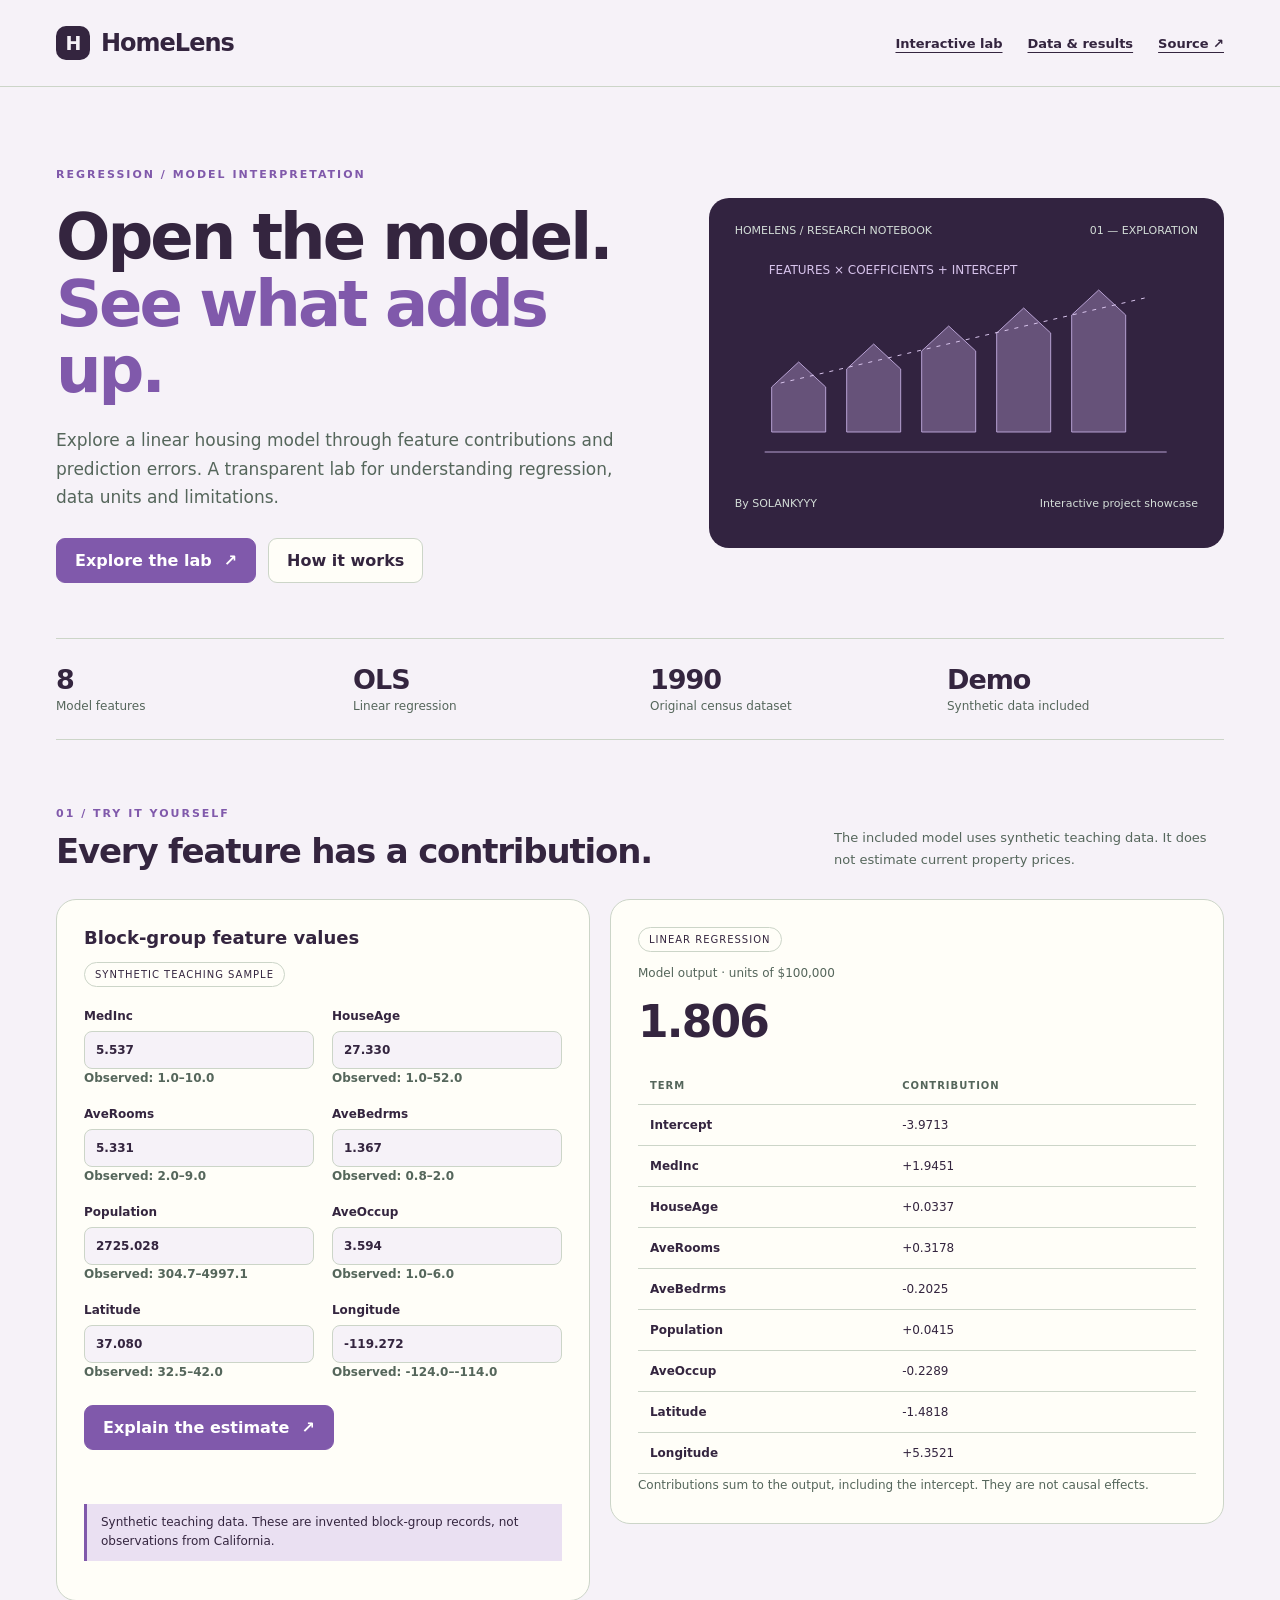
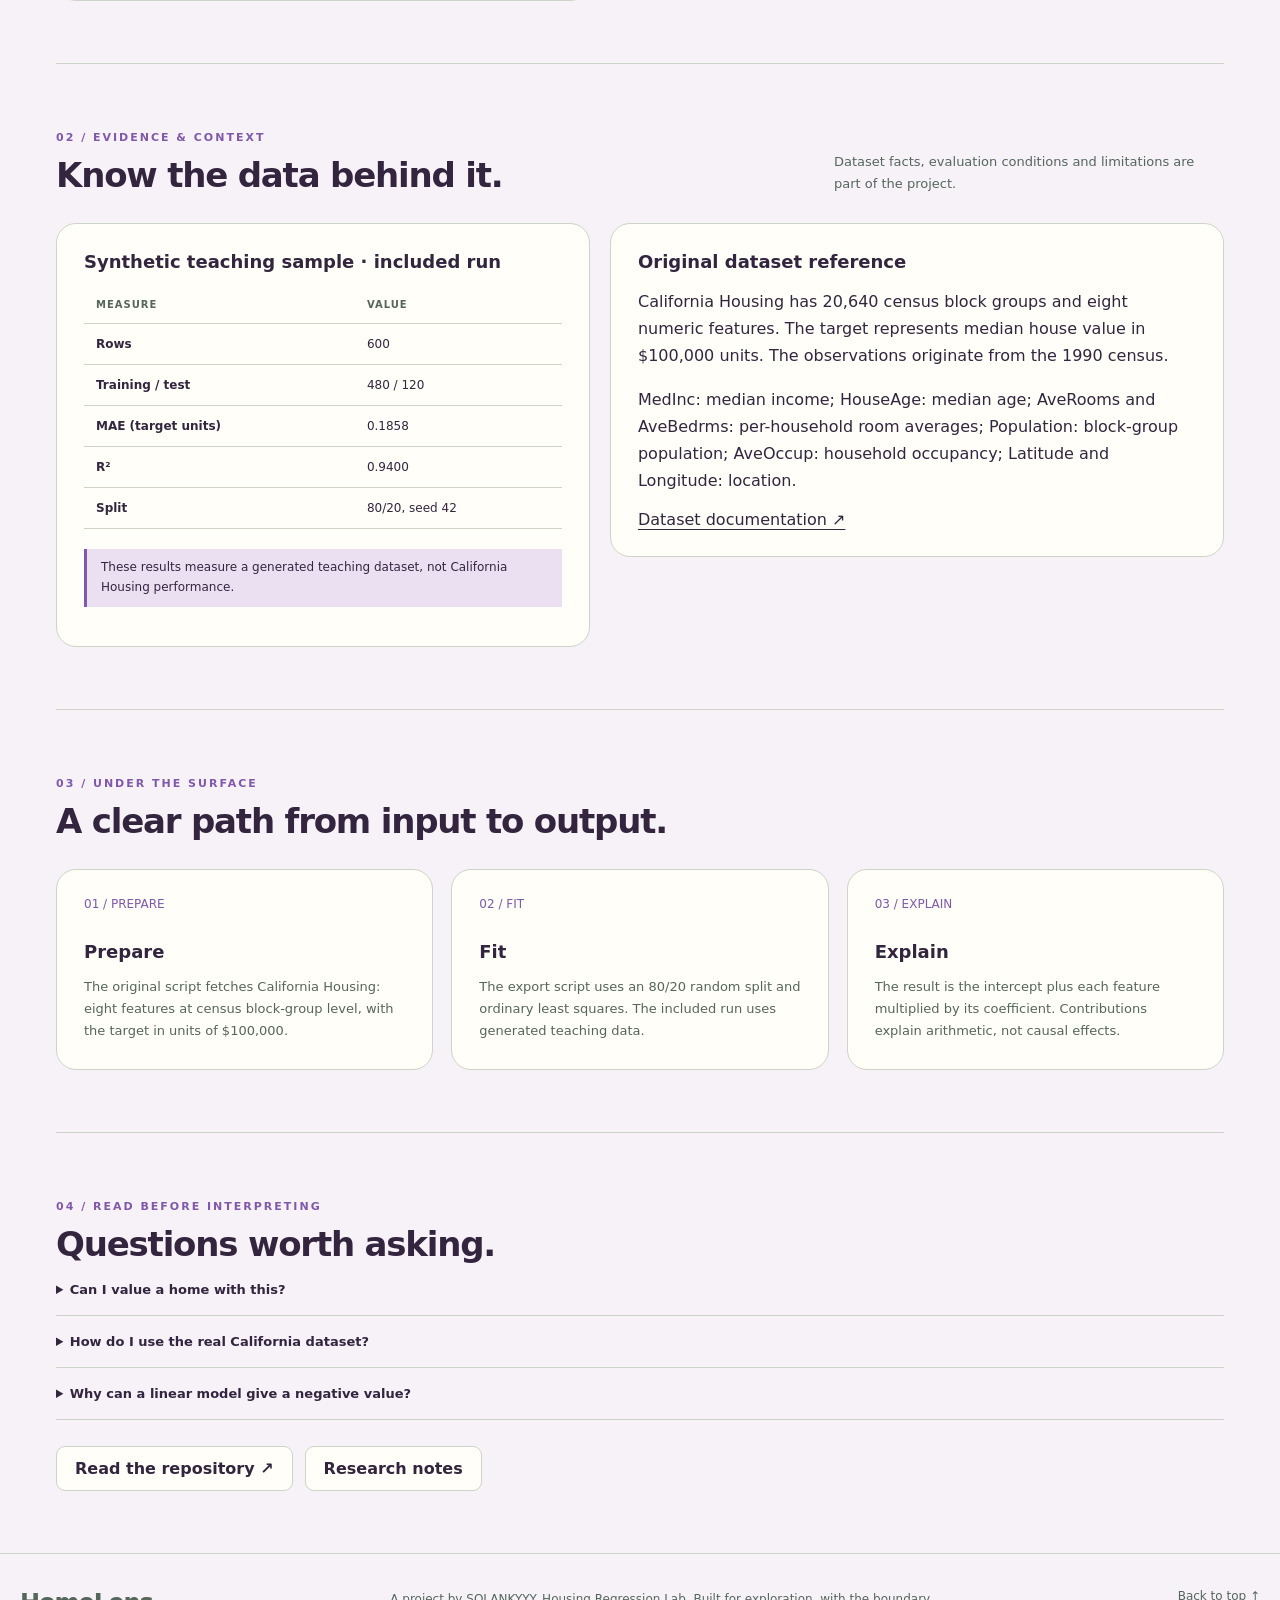
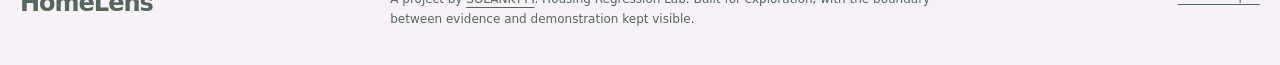
<file: docs/index.html>
<!doctype html><html lang="en"><head><meta charset="utf-8"><meta name="viewport" content="width=device-width,initial-scale=1"><meta name="description" content="Explore a linear housing model through feature contributions and prediction errors. A transparent lab for understanding regression, data units and limitations."><meta name="theme-color" content="#322340"><meta property="og:title" content="HomeLens — Housing Regression Lab"><meta property="og:description" content="Explore a linear housing model through feature contributions and prediction errors. A transparent lab for understanding regression, data units and limitations."><meta property="og:type" content="website"><title>HomeLens — Housing Regression Lab</title><link rel="icon" href="favicon.svg" type="image/svg+xml"><link rel="stylesheet" href="styles.css"></head><body><a class="skip" href="#main">Skip to content</a><header><nav class="wrap" aria-label="Main navigation"><a class="brand" href="#"><span class="mark" aria-hidden="true">H</span>HomeLens</a><div class="links"><a href="#lab">Interactive lab</a><a href="#dataset">Data & results</a><a href="https://github.com/SOLANKYYY/House-Price-Prediction-ML-Project">Source ↗</a></div></nav></header><main class="wrap" id="main"><div class="hero"><div><span class="eyebrow">Regression / Model interpretation</span><h1>Open the model.<br><em>See what adds up.</em></h1><p class="intro">Explore a linear housing model through feature contributions and prediction errors. A transparent lab for understanding regression, data units and limitations.</p><div class="actions"><a class="button" href="#lab">Explore the lab <span aria-hidden="true">↗</span></a><a class="button secondary" href="#method">How it works</a></div></div><div class="hero-art"><div class="art-caption"><span>HOMELENS / RESEARCH NOTEBOOK</span><span>01 — EXPLORATION</span></div><svg viewBox="0 0 460 260" role="img" aria-label="Illustration of Housing Regression Lab"><path d="M35 195v-45l27 -25 27 25v45z" fill="#665279" stroke="#b6a0d1"/><path d="M110 195v-63l27 -25 27 25v63z" fill="#665279" stroke="#b6a0d1"/><path d="M185 195v-81l27 -25 27 25v81z" fill="#665279" stroke="#b6a0d1"/><path d="M260 195v-99l27 -25 27 25v99z" fill="#665279" stroke="#b6a0d1"/><path d="M335 195v-117l27 -25 27 25v117z" fill="#665279" stroke="#b6a0d1"/><path d="M28 215H430" stroke="#b6a0d1"/><path d="M44 146L408 61" stroke="#d7c3eb" stroke-dasharray="4 6"/><text x="32" y="37" fill="#d7c3eb" font-size="12">FEATURES × COEFFICIENTS + INTERCEPT</text></svg><div class="art-caption"><span>By SOLANKYYY</span><span>Interactive project showcase</span></div></div></div><div class="statstrip"><div><strong>8</strong><span>Model features</span></div><div><strong>OLS</strong><span>Linear regression</span></div><div><strong>1990</strong><span>Original census dataset</span></div><div><strong>Demo</strong><span>Synthetic data included</span></div></div><section id="lab"><div class="section-head"><div><span class="eyebrow">01 / Try it yourself</span><h2>Every feature has a contribution.</h2></div><p>The included model uses synthetic teaching data. It does not estimate current property prices.</p></div><div class="lab"><form class="panel" id="controls"><h3>Block-group feature values</h3><span class="pill" id="data-label">Synthetic teaching sample</span><div class="fields" id="feature-inputs"></div><button type="submit">Explain the estimate <span aria-hidden="true">↗</span></button><p class="error" id="error" role="alert"></p><p class="note" id="housing-note"></p></form><div class="panel" aria-live="polite"><span class="pill">Linear regression</span><p class="muted">Model output · units of $100,000</p><div class="big-result" id="prediction"></div><div class="table-scroll"><table><thead><tr><th>Term</th><th>Contribution</th></tr></thead><tbody id="contributions"></tbody></table></div><small>Contributions sum to the output, including the intercept. They are not causal effects.</small></div></div><noscript><p class="note">Enable JavaScript to use the interactive lab. Dataset and method notes remain available below.</p></noscript></section><section id="dataset"><div class="section-head"><div><span class="eyebrow">02 / Evidence & context</span><h2>Know the data behind it.</h2></div><p>Dataset facts, evaluation conditions and limitations are part of the project.</p></div><div id="dataset-content"></div></section><section id="method"><div class="section-head"><div><span class="eyebrow">03 / Under the surface</span><h2>A clear path from input to output.</h2></div></div><div class="cards"><article class="panel"><span class="number">01 / PREPARE</span><h3>Prepare</h3><p>The original script fetches California Housing: eight features at census block-group level, with the target in units of $100,000.</p></article><article class="panel"><span class="number">02 / FIT</span><h3>Fit</h3><p>The export script uses an 80/20 random split and ordinary least squares. The included run uses generated teaching data.</p></article><article class="panel"><span class="number">03 / EXPLAIN</span><h3>Explain</h3><p>The result is the intercept plus each feature multiplied by its coefficient. Contributions explain arithmetic, not causal effects.</p></article></div></section><section><span class="eyebrow">04 / Read before interpreting</span><h2>Questions worth asking.</h2><details><summary>Can I value a home with this?</summary><p>No. The included data is synthetic. Even the original California dataset represents 1990 block-group medians, not current individual home valuations.</p></details><details><summary>How do I use the real California dataset?</summary><p>Run python scripts/export_model.py --california, then python scripts/build_standalone.py. This downloads the dataset, trains the model and updates the site data and evaluation report.</p></details><details><summary>Why can a linear model give a negative value?</summary><p>OLS is unconstrained and can extrapolate implausibly. The interface keeps the raw result visible instead of silently clamping it. Correlated inputs also limit coefficient interpretation.</p></details><div class="actions"><a class="button secondary" href="https://github.com/SOLANKYYY/House-Price-Prediction-ML-Project#readme">Read the repository ↗</a><a class="button secondary" href="research-notes.html">Research notes</a></div></section></main><footer><div class="wrap footer-grid"><div class="brand">HomeLens</div><p>A project by <a href="https://github.com/SOLANKYYY">SOLANKYYY</a>. Housing Regression Lab. Built for exploration, with the boundary between evidence and demonstration kept visible.</p><a href="#main">Back to top ↑</a></div></footer><script src="data.js"></script><script src="logic.js"></script><script src="app.js"></script></body></html>
</file>
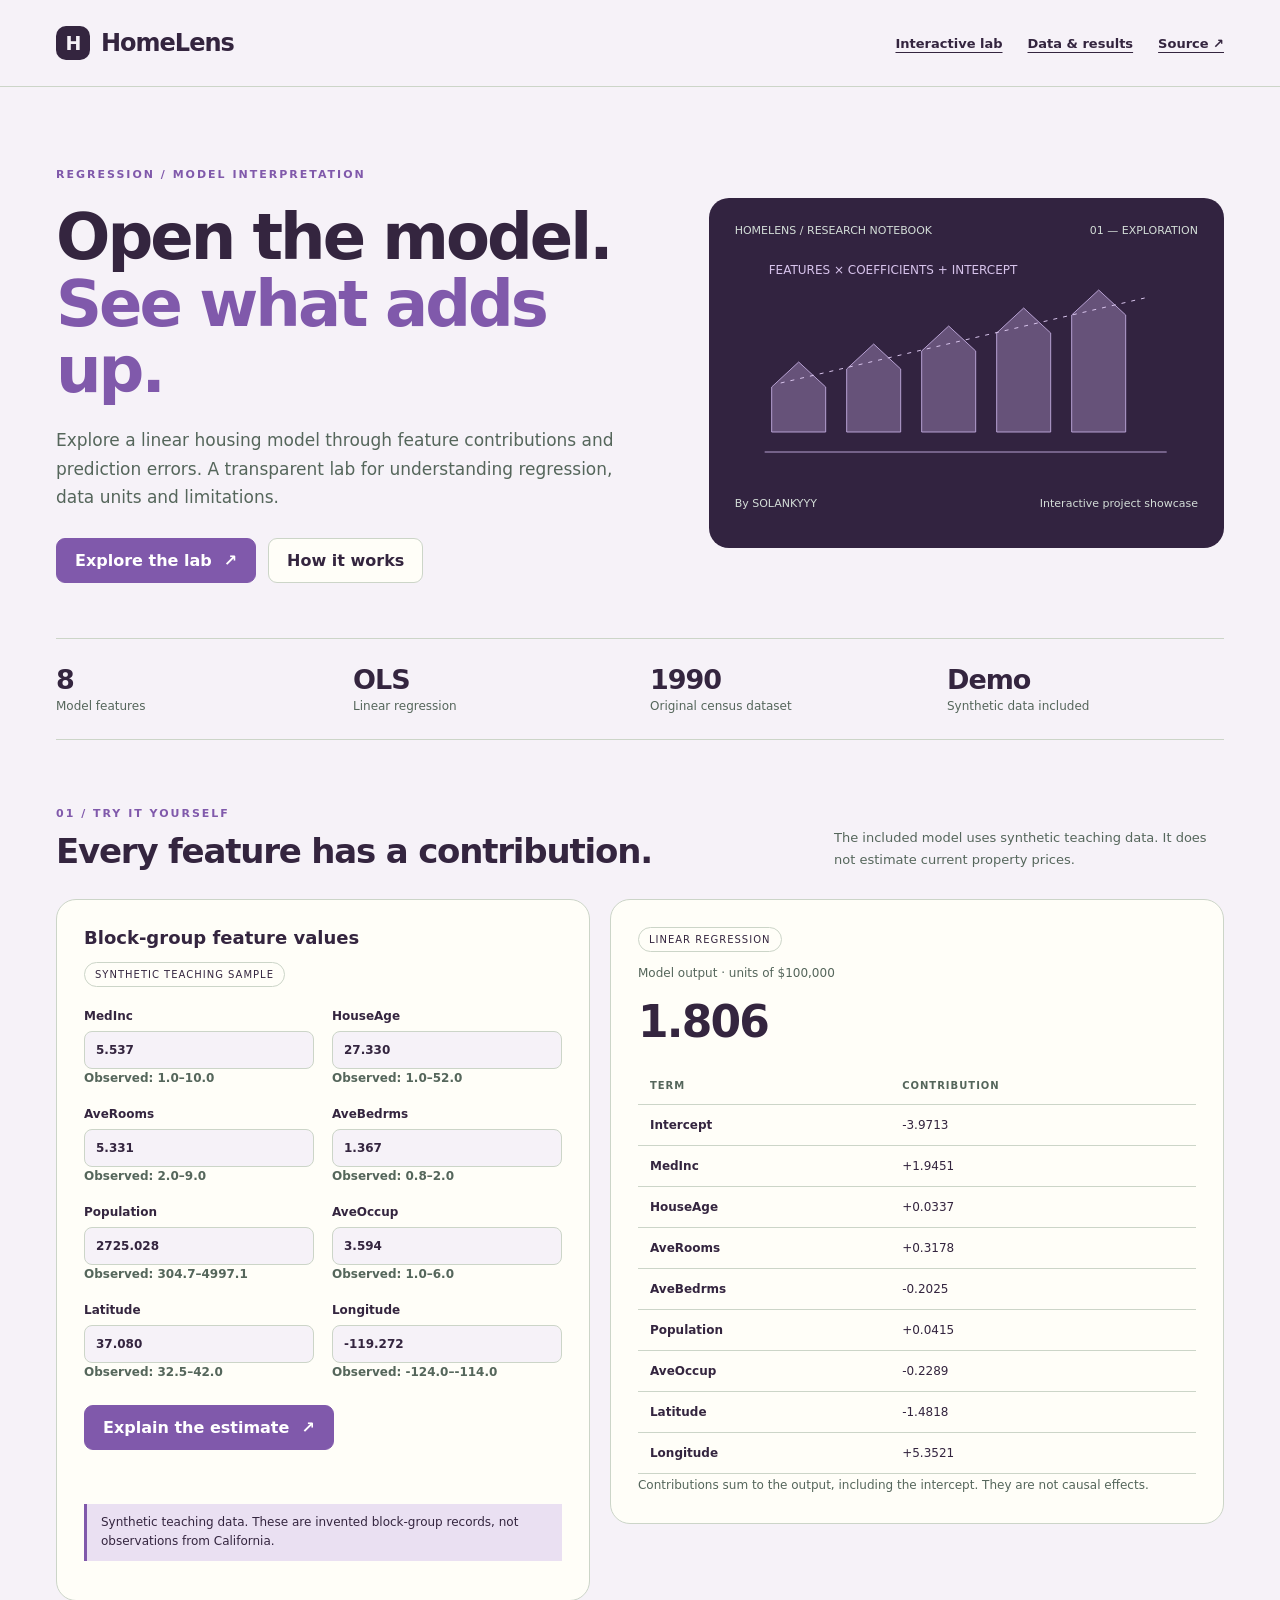
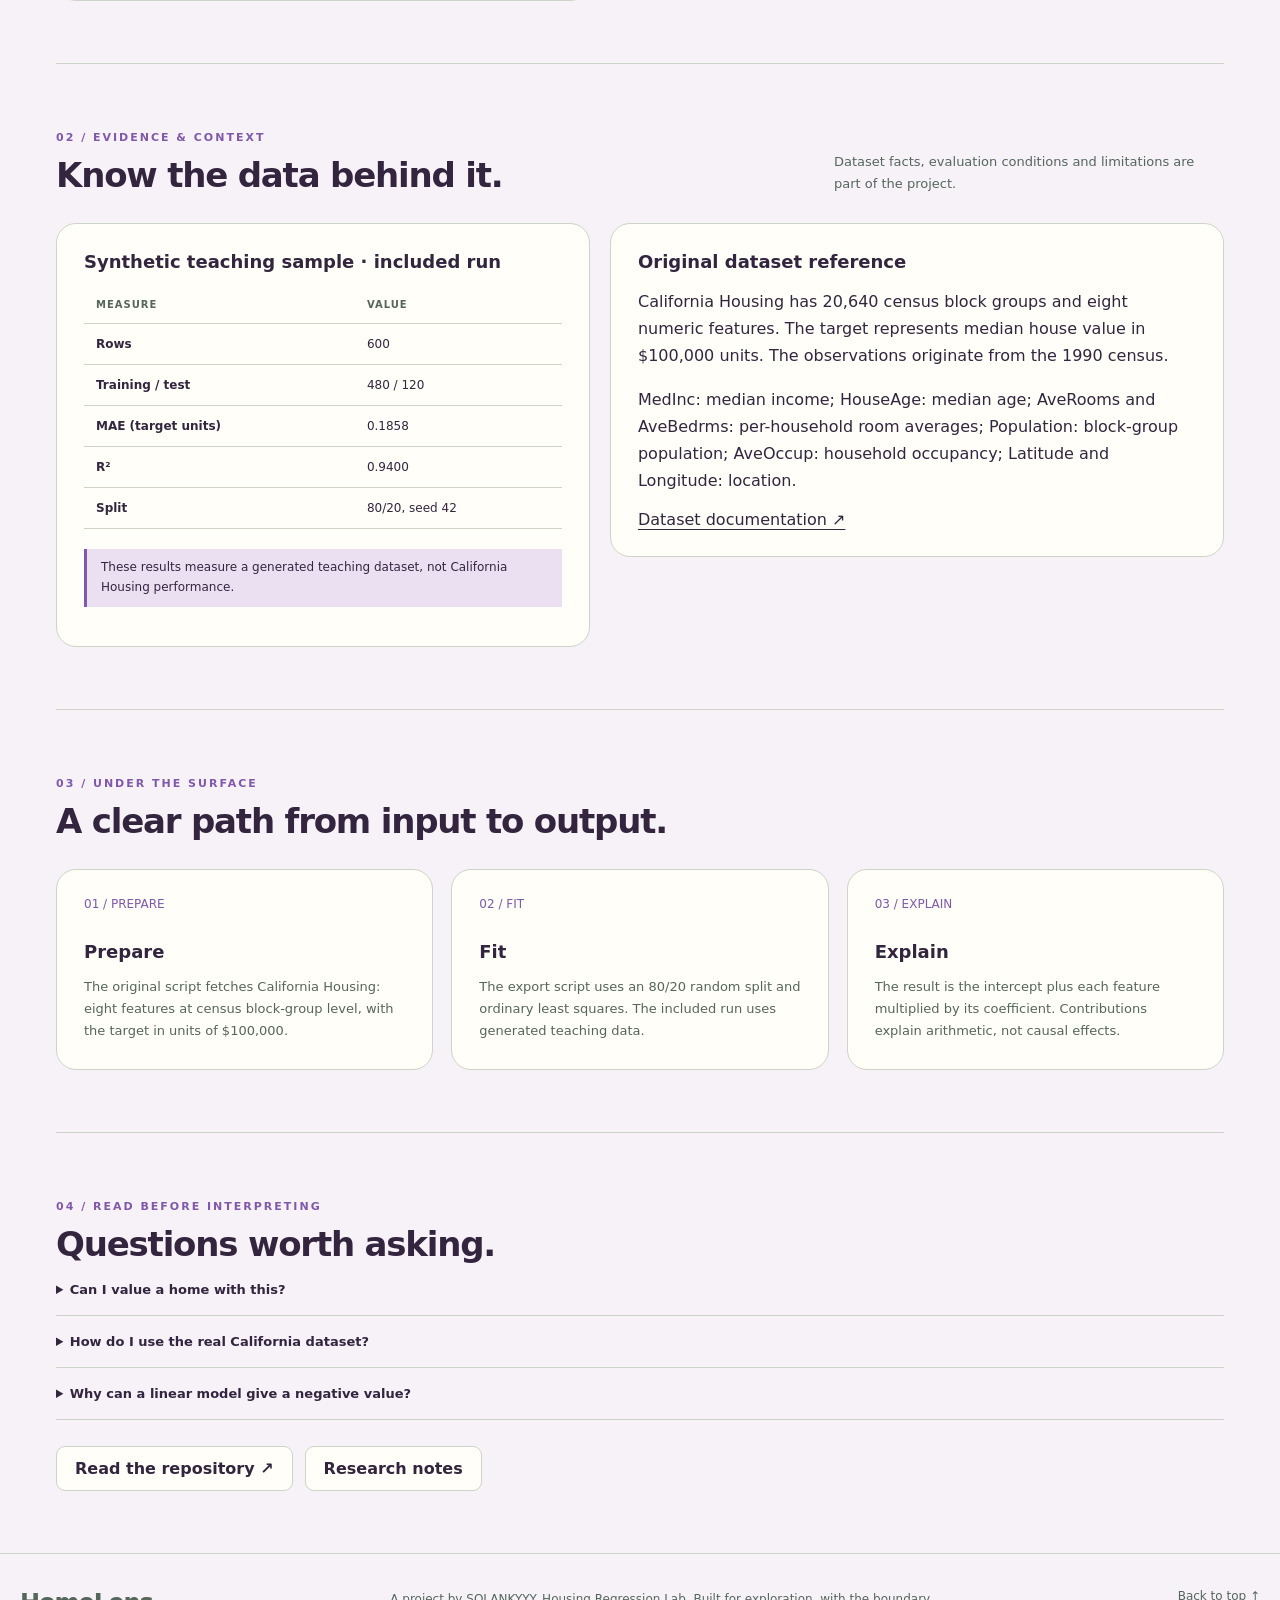
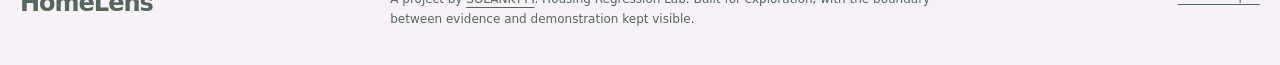
<file: OPEN-HomeLens.html>
<!doctype html><html lang="en"><head><meta charset="utf-8"><meta name="viewport" content="width=device-width,initial-scale=1"><meta name="description" content="Explore a linear housing model through feature contributions and prediction errors. A transparent lab for understanding regression, data units and limitations."><meta name="theme-color" content="#322340"><meta property="og:title" content="HomeLens — Housing Regression Lab"><meta property="og:description" content="Explore a linear housing model through feature contributions and prediction errors. A transparent lab for understanding regression, data units and limitations."><meta property="og:type" content="website"><title>HomeLens — Housing Regression Lab</title><link rel="icon" href="[data-uri]" type="image/svg+xml"><style>:root{--bg:#f5f4ed;--paper:#fffef8;--ink:#172d23;--muted:#55665b;--accent:#397651;--light:#e0ebd9;--line:#ccd5c8;--dark:#172d23;--on:#fff;--radius:20px;font-family:Inter,ui-sans-serif,system-ui,-apple-system,BlinkMacSystemFont,"Segoe UI",sans-serif;color:var(--ink);background:var(--bg);font-synthesis:none}*{box-sizing:border-box}body{margin:0}a{color:inherit;text-underline-offset:4px}button,input,select,textarea{font:inherit}button,a,input,select,textarea{touch-action:manipulation}button,.button{cursor:pointer;border:1px solid var(--accent);background:var(--accent);color:var(--on);border-radius:9px;padding:12px 18px;text-decoration:none;display:inline-flex;align-items:center;gap:12px;font-weight:650}button:hover,.button:hover{filter:brightness(.92)}button.secondary,.button.secondary{color:var(--ink);border-color:var(--line);background:var(--paper)}:focus-visible{outline:3px solid var(--accent);outline-offset:4px}.skip{position:absolute;top:-100px}.skip:focus{top:10px;background:var(--paper);z-index:10;padding:15px}.wrap{max-width:1240px;margin:auto;padding:0 36px}header{border-bottom:1px solid var(--line)}nav{min-height:86px;display:flex;align-items:center;justify-content:space-between;gap:24px}.brand{display:flex;align-items:center;gap:11px;text-decoration:none;font-size:24px;letter-spacing:-1px;font-weight:750}.mark{background:var(--ink);color:var(--bg);width:34px;height:34px;border-radius:10px;display:grid;place-items:center;font-size:19px}nav .links{display:flex;align-items:center;gap:25px;font-size:13px;font-weight:600}.eyebrow{font-size:11px;font-weight:750;letter-spacing:2px;text-transform:uppercase;color:var(--accent)}.hero{display:grid;grid-template-columns:1.15fr 1fr;gap:60px;padding:76px 0 55px;align-items:center}h1{font-size:clamp(40px,5vw,66px);line-height:1.04;letter-spacing:-3px;font-weight:600;margin:22px 0}h1 em{font-style:normal;color:var(--accent)}p{line-height:1.7}.intro{color:var(--muted);font-size:17px;max-width:560px}.actions{display:flex;gap:12px;flex-wrap:wrap;margin-top:26px}.hero-art{position:relative;border-radius:var(--radius);background:var(--dark);padding:26px;color:#fff;overflow:hidden;min-height:350px}.hero-art .eyebrow{color:#b9cfca}.art-caption{display:flex;justify-content:space-between;font-size:11px;color:#d3ddd7;gap:15px}.hero-art svg{width:100%;height:260px;display:block}.hero-art svg text{font-family:inherit}.statstrip{display:grid;grid-template-columns:repeat(4,1fr);border-top:1px solid var(--line);border-bottom:1px solid var(--line);padding:25px 0;gap:20px}.statstrip strong{display:block;font-size:27px;font-weight:600;letter-spacing:-1px}.statstrip span{font-size:12px;color:var(--muted)}section{padding:62px 0;scroll-margin-top:20px}section+section{border-top:1px solid var(--line)}.section-head{display:flex;align-items:end;justify-content:space-between;gap:30px;margin-bottom:28px}.section-head p{font-size:13px;max-width:390px;color:var(--muted);margin:0}h2{font-weight:550;font-size:34px;letter-spacing:-1.2px;margin:10px 0 0}h3{font-size:18px;font-weight:650;margin:0 0 14px}.lab{display:grid;grid-template-columns:1fr 1.15fr;gap:20px;align-items:start}.panel{border:1px solid var(--line);border-radius:var(--radius);background:var(--paper);padding:27px;min-width:0}.panel.dark{background:var(--dark);color:#fff;border-color:var(--dark)}.panel.dark .muted{color:#bacbc5}.fields{display:grid;grid-template-columns:1fr 1fr;gap:18px;margin:22px 0}label{display:block;font-size:12px;font-weight:650}input[type=number],select,textarea,input[type=file]{display:block;width:100%;border:1px solid var(--line);color:var(--ink);background:var(--bg);padding:11px;border-radius:8px;margin-top:8px;min-width:0}textarea{resize:vertical;min-height:180px;line-height:1.6}input[type=range]{width:100%;accent-color:var(--accent);margin:16px 0}small,.muted{color:var(--muted);font-size:12px;line-height:1.65}.note{border-left:3px solid var(--accent);padding:9px 14px;background:var(--light);font-size:12px;line-height:1.65;margin-top:20px;color:var(--ink)}.big-result{font-size:44px;letter-spacing:-1.8px;font-weight:550;margin:8px 0 20px;text-transform:capitalize}.pill{display:inline-block;border:1px solid var(--line);padding:6px 10px;font-size:10px;border-radius:30px;text-transform:uppercase;letter-spacing:1px}.result-list{display:grid;gap:16px}.bar-label{display:flex;justify-content:space-between;font-size:12px;margin-bottom:7px}.track{height:6px;background:var(--light);border-radius:9px;overflow:hidden}.bar{height:100%;background:var(--accent);min-width:1px;border-radius:9px}.dark .track{background:#ffffff24}.dark .bar{background:#9bdbb7}.cards{display:grid;grid-template-columns:repeat(3,1fr);gap:18px}.cards .number{font-size:12px;color:var(--accent);display:block;margin-bottom:30px}.cards p{font-size:13px;color:var(--muted);margin-bottom:0}.table-scroll{overflow:auto}table{border-collapse:collapse;width:100%;font-size:12px;text-align:left}th,td{padding:13px 12px;border-bottom:1px solid var(--line)}th{color:var(--muted);font-size:10px;text-transform:uppercase;letter-spacing:1px}td:first-child{font-weight:650}.chart{width:100%;height:auto;display:block;margin:20px 0}.chart text{fill:var(--muted);font-size:10px;font-family:inherit}.chart .line{stroke:var(--accent);stroke-width:2.5;fill:none}.chart .grid{stroke:var(--line);stroke-width:1}.chart .dot{fill:var(--accent);opacity:.6}.chart .fit{stroke:#d79b48;stroke-dasharray:6 4;stroke-width:2;fill:none}.metric-pair{display:grid;grid-template-columns:1fr 1fr;gap:15px;border-top:1px solid var(--line);padding-top:20px;margin-top:20px}.metric-pair strong{font-size:23px;display:block}.timeline{display:flex;flex-wrap:wrap;gap:4px;margin:20px 0}.tick{width:9px;height:23px;border-radius:2px;background:var(--accent)}.tick.dropped{background:#bcbdb9}.error{color:#ad3030;min-height:22px;font-size:12px}.tokens{display:flex;flex-wrap:wrap;gap:8px;margin:20px 0}.token{font-size:12px;border:1px solid var(--line);padding:7px 10px;border-radius:6px}.token.spam{background:#f9e1d4;color:#713612}.token.ham{background:#ddecdf;color:#204a32}.footer-grid{display:flex;justify-content:space-between;align-items:start;gap:25px;padding:35px 0;color:var(--muted);font-size:12px}footer{border-top:1px solid var(--line)}footer p{margin:0;max-width:550px}.wide{grid-column:1/-1}output{font-variant-numeric:tabular-nums}details{border-bottom:1px solid var(--line);padding:18px 0;font-size:13px}summary{cursor:pointer;font-weight:600}details p{color:var(--muted)}@media(max-width:850px){.wrap{padding:0 22px}.hero{gap:25px;grid-template-columns:1fr;padding-top:45px}.hero-art{min-height:290px}.hero-art svg{height:220px}.lab{grid-template-columns:1fr}.cards{grid-template-columns:1fr}nav .links{gap:13px}.section-head{align-items:start;flex-direction:column;gap:12px}h1{letter-spacing:-2px}.statstrip{grid-template-columns:1fr 1fr}.footer-grid{flex-direction:column}}@media(max-width:480px){nav{align-items:start;flex-direction:column;gap:16px;padding:18px 0}.fields{gap:12px}.panel{padding:20px}h2{font-size:29px}section{padding:42px 0}nav .links{flex-wrap:wrap}.big-result{font-size:36px}}@media(prefers-reduced-motion:no-preference){html{scroll-behavior:smooth}.bar{transition:width .25s}}

:root{--accent:#8059ab;--bg:#f6f2f8;--dark:#322340;--light:#eae0f2;--ink:#34253f}
</style></head><body><a class="skip" href="#main">Skip to content</a><header><nav class="wrap" aria-label="Main navigation"><a class="brand" href="#"><span class="mark" aria-hidden="true">H</span>HomeLens</a><div class="links"><a href="#lab">Interactive lab</a><a href="#dataset">Data & results</a><a href="https://github.com/SOLANKYYY/House-Price-Prediction-ML-Project">Source ↗</a></div></nav></header><main class="wrap" id="main"><div class="hero"><div><span class="eyebrow">Regression / Model interpretation</span><h1>Open the model.<br><em>See what adds up.</em></h1><p class="intro">Explore a linear housing model through feature contributions and prediction errors. A transparent lab for understanding regression, data units and limitations.</p><div class="actions"><a class="button" href="#lab">Explore the lab <span aria-hidden="true">↗</span></a><a class="button secondary" href="#method">How it works</a></div></div><div class="hero-art"><div class="art-caption"><span>HOMELENS / RESEARCH NOTEBOOK</span><span>01 — EXPLORATION</span></div><svg viewBox="0 0 460 260" role="img" aria-label="Illustration of Housing Regression Lab"><path d="M35 195v-45l27 -25 27 25v45z" fill="#665279" stroke="#b6a0d1"/><path d="M110 195v-63l27 -25 27 25v63z" fill="#665279" stroke="#b6a0d1"/><path d="M185 195v-81l27 -25 27 25v81z" fill="#665279" stroke="#b6a0d1"/><path d="M260 195v-99l27 -25 27 25v99z" fill="#665279" stroke="#b6a0d1"/><path d="M335 195v-117l27 -25 27 25v117z" fill="#665279" stroke="#b6a0d1"/><path d="M28 215H430" stroke="#b6a0d1"/><path d="M44 146L408 61" stroke="#d7c3eb" stroke-dasharray="4 6"/><text x="32" y="37" fill="#d7c3eb" font-size="12">FEATURES × COEFFICIENTS + INTERCEPT</text></svg><div class="art-caption"><span>By SOLANKYYY</span><span>Interactive project showcase</span></div></div></div><div class="statstrip"><div><strong>8</strong><span>Model features</span></div><div><strong>OLS</strong><span>Linear regression</span></div><div><strong>1990</strong><span>Original census dataset</span></div><div><strong>Demo</strong><span>Synthetic data included</span></div></div><section id="lab"><div class="section-head"><div><span class="eyebrow">01 / Try it yourself</span><h2>Every feature has a contribution.</h2></div><p>The included model uses synthetic teaching data. It does not estimate current property prices.</p></div><div class="lab"><form class="panel" id="controls"><h3>Block-group feature values</h3><span class="pill" id="data-label">Synthetic teaching sample</span><div class="fields" id="feature-inputs"></div><button type="submit">Explain the estimate <span aria-hidden="true">↗</span></button><p class="error" id="error" role="alert"></p><p class="note" id="housing-note"></p></form><div class="panel" aria-live="polite"><span class="pill">Linear regression</span><p class="muted">Model output · units of $100,000</p><div class="big-result" id="prediction"></div><div class="table-scroll"><table><thead><tr><th>Term</th><th>Contribution</th></tr></thead><tbody id="contributions"></tbody></table></div><small>Contributions sum to the output, including the intercept. They are not causal effects.</small></div></div><noscript><p class="note">Enable JavaScript to use the interactive lab. Dataset and method notes remain available below.</p></noscript></section><section id="dataset"><div class="section-head"><div><span class="eyebrow">02 / Evidence & context</span><h2>Know the data behind it.</h2></div><p>Dataset facts, evaluation conditions and limitations are part of the project.</p></div><div id="dataset-content"></div></section><section id="method"><div class="section-head"><div><span class="eyebrow">03 / Under the surface</span><h2>A clear path from input to output.</h2></div></div><div class="cards"><article class="panel"><span class="number">01 / PREPARE</span><h3>Prepare</h3><p>The original script fetches California Housing: eight features at census block-group level, with the target in units of $100,000.</p></article><article class="panel"><span class="number">02 / FIT</span><h3>Fit</h3><p>The export script uses an 80/20 random split and ordinary least squares. The included run uses generated teaching data.</p></article><article class="panel"><span class="number">03 / EXPLAIN</span><h3>Explain</h3><p>The result is the intercept plus each feature multiplied by its coefficient. Contributions explain arithmetic, not causal effects.</p></article></div></section><section><span class="eyebrow">04 / Read before interpreting</span><h2>Questions worth asking.</h2><details><summary>Can I value a home with this?</summary><p>No. The included data is synthetic. Even the original California dataset represents 1990 block-group medians, not current individual home valuations.</p></details><details><summary>How do I use the real California dataset?</summary><p>Run python scripts/export_model.py --california, then python scripts/build_standalone.py. This downloads the dataset, trains the model and updates the site data and evaluation report.</p></details><details><summary>Why can a linear model give a negative value?</summary><p>OLS is unconstrained and can extrapolate implausibly. The interface keeps the raw result visible instead of silently clamping it. Correlated inputs also limit coefficient interpretation.</p></details><div class="actions"><a class="button secondary" href="https://github.com/SOLANKYYY/House-Price-Prediction-ML-Project#readme">Read the repository ↗</a><a class="button secondary" href="docs/research-notes.html">Research notes</a></div></section></main><footer><div class="wrap footer-grid"><div class="brand">HomeLens</div><p>A project by <a href="https://github.com/SOLANKYYY">SOLANKYYY</a>. Housing Regression Lab. Built for exploration, with the boundary between evidence and demonstration kept visible.</p><a href="#main">Back to top ↑</a></div></footer><script>window.PROJECT_DATA={"synthetic":true,"kind":"Synthetic teaching sample","rows":600,"train":480,"test":120,"features":["MedInc","HouseAge","AveRooms","AveBedrms","Population","AveOccup","Latitude","Longitude"],"model":{"coef":[0.3512860135008546,0.0012337616757758757,0.05962161254267915,-0.14817050840794718,1.5231919724409395e-05,-0.06369408977426465,-0.039961200259910526,-0.04487285204864354],"intercept":-3.9713420226053673},"ranges":[[1.0488685071583042,9.991942574268148],[1.0264559524509815,51.970517370433576],[2.0074722551592306,8.991807461335611],[0.8006817551107334,1.9997184042972127],[304.6529714540147,4997.133171618276],[1.0032115184993686,5.997044626938357],[32.51833222479672,41.99088016630276],[-123.99073893268596,-114.01744048784704]],"defaults":[5.536716229923982,27.32995369926521,5.330785254690584,1.3670147965408073,2725.027913512491,3.593825950333654,37.07952189784089,-119.272232640027],"mae":0.1857966965435715,"r2":0.9400471328677087,"points":[[1.8486803420520723,1.627798571754024],[3.058975401657297,2.7474270023541196],[2.4762606007916905,2.2326944341022648],[1.8159396657149753,1.9161154692773428],[3.09106586463258,2.9353567152239712],[1.7041464728012752,1.754602753441329],[1.556249310552225,1.464825742949266],[1.893121169908202,1.9312391618377323],[2.2253532152187554,2.219500123665205],[0.8248072450295687,0.6452271721270124],[3.265020158777235,3.074111517348398],[1.4864620652119696,1.4143437333650501],[2.1984816019686892,2.894766754614297],[1.2561413589668469,1.1025180188624377],[3.1879052052431542,3.1761880973453636],[2.932877791582214,3.2681944629393636],[2.619616126424468,2.3368861128088687],[0.6953790298530451,0.8451348918328527],[2.7121246894444875,2.7859346900436464],[2.187384731442436,2.488834379313123],[3.3062620860631498,3.419568848850984],[1.3893724454321574,1.4981162305672484],[1.1554862047293475,0.8959947902362906],[2.4897549294432357,2.6576916144047367],[1.5541129608874416,1.4235168682039419],[2.514009411851005,2.903130166433341],[3.103984784745194,2.65720991723612],[0.3883941600789525,0.4409910876748544],[0.6250851382171294,0.8085621422640239],[1.9964501502656418,1.82319425799448],[0.7091395450410782,0.8638388190972064],[0.1500728345796911,-0.019670800123031906],[2.8608933137648433,2.630230362183137],[0.44800095189945677,0.5886320266598846],[0.37261492846998046,0.6137480761784655],[0.8214252764258303,0.8818780534942494],[2.320575154681944,2.2882071296903304],[0.6787826675102038,0.9917760566349392],[0.8367275905258329,0.835706211587965],[0.895435742477019,1.3308535747103338],[2.877962688396507,2.604073307803472],[2.387887892995926,2.482333203810981],[1.1115343961785857,1.138145602921817],[1.3468721572615874,0.9798055016872436],[2.8087806516491933,2.6639707643423254],[1.5498475244997716,1.7227100048149007],[0.547597109860414,0.6697275593245671],[2.7678412741104834,3.0925153694711858],[2.4636509143062115,2.4511710305620484],[2.4611870796654842,2.5515635232613025],[3.1888621163717463,3.1048670328466743],[1.5345843643431443,1.4447239585060165],[2.704226285850707,2.6253701559259106],[0.9950392854013446,0.9513980389605114],[1.8209255334829346,1.6960656321038288],[2.244449140855294,2.5859344189939355],[1.8049385993546667,2.043063119133504],[1.4850632080947885,1.4216341450613204],[1.7076919587417925,1.9954192653997902],[0.7387916229672108,0.6046393790923243],[1.0506424369628686,1.2057295181680336],[1.2576716494673619,1.3739207182616608],[0.8115098055309429,1.055481143304685],[2.1990740980698926,1.9460556558238968],[2.891972744558429,2.66714826061352],[1.223609904428895,1.0687603408024886],[1.2209111784393718,1.0375617273947073],[0.4677942989519893,0.1836135702399444],[2.0758000459902353,1.699297230887205],[1.1577927254926628,1.2023953683131614],[3.312098888507686,3.21216176445279],[2.9620622219982407,2.9993408411919935],[-0.171369236012975,-0.017651252018645813],[0.5177505842933289,0.5721909548192476],[2.4401625158199023,2.529322047821501],[0.7457726512648107,0.6274758921971957],[0.8890671474188814,0.7319474907955561],[0.4016882953075133,0.4657932368931359],[1.8428864391497943,1.9592777372420285],[2.722634567774982,2.408953658758203],[0.15086813979864722,0.20934772737751395],[0.8665481901986303,0.8088596084951254],[2.851206554451673,3.2423852266818427],[0.5967595027738575,1.0004587715664623],[0.6456075982841222,0.7293364450548196],[1.8830618405235713,2.040985466778978],[1.8644666408140311,2.0684607656152068],[3.085948762298832,3.5340606280260403],[2.5323368816341807,2.3397306337050257],[2.3966590483029195,2.6907815044510004],[3.052373849611581,3.0019076139750913],[1.8273596457765031,1.6932680401723355],[1.9696511369091612,1.9946048302498909],[2.489987463594518,2.914409520000202],[2.1939990717880167,2.2504053860952506],[0.26478609202487063,0.22501590153123807],[2.0884194575361485,2.231552409910349],[3.1356034771091386,3.3281929060122755],[0.44560737419764057,0.3018473594782023],[0.873943989715998,0.808108344635496],[0.829252360851223,0.9773655562670687],[0.7817409819464194,0.6051294305259267],[1.0762877604195176,0.8769935929231263],[2.2981128138852753,2.430489103462504],[3.530848225581127,2.883948794384506],[0.9407272865328891,0.7054222089107851],[2.211184321763069,1.9317569113875583],[0.5534812542795098,0.6100798176350084],[0.48066451167966184,0.27254259909428935],[0.7089604483482422,0.4331390975766469],[1.0674323722929873,1.0054718806828866],[2.5381262989685123,2.204218717952924],[1.845146744543876,2.1135029164595105],[2.155752091371236,2.524537303199722],[1.0880900151637802,1.2342195236240405],[1.434107121171114,1.5989583574877297],[0.9950214938724293,1.0713353617101022],[1.3046320217397607,1.5949622068979297],[3.601663913604517,3.111216079903131],[1.8561363330640979,2.1994369498319104]],"version":"1.8.0"};
</script><script>/* Pure, dependency-free calculations; tested against the Python exports. */
(function(root){
'use strict';
function softmax(a){const m=Math.max(...a),e=a.map(v=>Math.exp(v-m)),s=e.reduce((x,y)=>x+y,0);return e.map(v=>v/s)}
function crop(x,m){if(x.length!==7||x.some(v=>!Number.isFinite(v)))throw Error('Enter all seven numeric features.');return softmax(m.mean.map((row,i)=>Math.log(m.prior[i])-.5*row.reduce((s,mu,j)=>s+Math.log(2*Math.PI*m.variance[i][j])+(x[j]-mu)**2/m.variance[i][j],0)))}
function textModel(text,m){const counts=new Map(),stop=new Set(m.stop);for(const t of text.toLowerCase().match(/[\p{L}\p{N}_]{2,}/gu)||[]){if(!stop.has(t)&&Object.hasOwn(m.vocab,t)){let i=m.vocab[t];counts.set(i,(counts.get(i)||0)+1)}}let norm=Math.sqrt([...counts].reduce((s,[i,n])=>s+(n*m.idf[i])**2,0));let terms=[...counts].map(([i,n])=>[i,n*m.idf[i]/norm]);let score=m.prior.map((p,c)=>p+terms.reduce((s,[i,v])=>s+v*m.weights[c][i],0));return {prob:softmax(score),known:counts.size,terms:terms.map(([i,v])=>({token:Object.keys(m.vocab).find(k=>m.vocab[k]===i),weight:v*(m.weights[1][i]-m.weights[0][i])})).sort((a,b)=>Math.abs(b.weight)-Math.abs(a.weight))}}
function simulate(fps,skip,latency,seconds=10){if(!(fps>0&&skip>=1&&latency>0&&seconds>0))throw Error('Use positive simulation settings.');let busyUntil=0,accepted=0,dropped=0,events=[];const total=Math.floor(fps*seconds);for(let i=1;i<=total;i++){let t=i*1000/fps;if(i%skip===0){let accept=t>=busyUntil;if(accept){accepted++;busyUntil=t+latency}else dropped++;events.push({t,accept})}}return {accepted,dropped,total,events,rate:accepted/seconds,attempts:accepted+dropped,lastFinish:busyUntil}}
function fit(x,y){if(x.length!==y.length||x.length<3||x.some(v=>!Number.isFinite(v))||y.some(v=>!Number.isFinite(v)))throw Error('Provide at least three valid data rows.');let mx=x.reduce((a,b)=>a+b)/x.length,my=y.reduce((a,b)=>a+b)/y.length;let den=x.reduce((a,b)=>a+(b-mx)**2,0);if(!den)throw Error('Dates must differ.');let slope=x.reduce((a,b,i)=>a+(b-mx)*(y[i]-my),0)/den;return {slope,intercept:my-slope*mx}}
function parseCSV(s){let rows=[],row=[],field='',quoted=false;for(let i=0;i<s.length;i++){let c=s[i];if(c==='"'){if(quoted&&s[i+1]==='"'){field+='"';i++}else quoted=!quoted}else if(c===','&&!quoted){row.push(field);field=''}else if((c==='\n'||c==='\r')&&!quoted){if(c==='\r'&&s[i+1]==='\n')i++;row.push(field);if(row.some(x=>x.trim()))rows.push(row);row=[];field=''}else field+=c}if(quoted)throw Error('Unclosed CSV quote.');row.push(field);if(row.some(x=>x.trim()))rows.push(row);return rows}
function marketCSV(s){let rows=parseCSV(s);if(rows.length<4)throw Error('CSV needs a header and at least three rows.');let h=rows.shift().map(v=>v.trim().toLowerCase().replace(/^\ufeff/,''));let di=h.indexOf('date');if(di<0)di=h.indexOf('timestamp');let pi=h.indexOf('adjusted_close');if(pi<0)pi=h.indexOf('close');if(di<0||pi<0)throw Error('Expected date or timestamp, plus close or adjusted_close.');let seen=new Set();let data=rows.map(r=>{let ds=(r[di]||'').trim(),v=Number(r[pi]);let d=Date.parse(ds+'T00:00:00Z');if(!/^\d{4}-\d{2}-\d{2}$/.test(ds)||!Number.isFinite(d)||new Date(d).toISOString().slice(0,10)!==ds||!(r[pi]||'').trim()||!Number.isFinite(v)||v<=0)throw Error('Each row needs a valid YYYY-MM-DD date and positive close.');if(seen.has(ds))throw Error('Remove duplicate dates.');seen.add(ds);return {date:ds,time:d,value:v}});return data.sort((a,b)=>a.time-b.time)}
function housing(x,m){if(x.length!==m.coef.length||x.some(v=>!Number.isFinite(v)))throw Error('Enter all eight numeric features.');return {value:m.intercept+x.reduce((s,v,i)=>s+v*m.coef[i],0),contributions:x.map((v,i)=>v*m.coef[i])}}
const api={softmax,crop,textModel,simulate,fit,parseCSV,marketCSV,housing};if(typeof module!=='undefined'&&module.exports)module.exports=api;else root.Lab=api;
})(typeof window!=='undefined'?window:globalThis);
</script><script>'use strict';
const $=id=>document.getElementById(id), D=window.PROJECT_DATA;
const esc=s=>String(s).replace(/[&<>"']/g,c=>({'&':'&amp;','<':'&lt;','>':'&gt;','"':'&quot;',"'":'&#39;'}[c]));
const pct=x=>(100*x).toFixed(2)+'%';
const bars=items=>items.map(([name,v])=>`<div><div class="bar-label"><span>${esc(name)}</span><span>${pct(v)}</span></div><div class="track"><div class="bar" style="width:${Math.max(0,Math.min(100,v*100))}%"></div></div></div>`).join('');
const table=(heads,rows)=>`<div class="table-scroll"><table><thead><tr>${heads.map(x=>`<th>${esc(x)}</th>`).join('')}</tr></thead><tbody>${rows.map(r=>`<tr>${r.map(v=>`<td>${esc(v)}</td>`).join('')}</tr>`).join('')}</tbody></table></div>`;
function inputs(names,ranges,defaults){$('feature-inputs').innerHTML=names.map((n,i)=>`<label>${esc(n)}<input id="f${i}" type="number" step="any" required value="${defaults[i].toFixed(3)}"><small>Observed: ${ranges[i][0].toFixed(1)}–${ranges[i][1].toFixed(1)}</small></label>`).join('')}
function values(n){return Array.from({length:n},(_,i)=>{let s=$('f'+i).value;if(!s.trim())throw Error('Complete every feature.');return Number(s)})}
function chart(points,line,title,xlabel='Observation',ylabel='Value'){const all=points.concat(line||[]),xx=all.map(p=>p[0]),yy=all.map(p=>p[1]);let xmin=Math.min(...xx),xmax=Math.max(...xx),ymin=Math.min(...yy),ymax=Math.max(...yy);if(xmax===xmin)xmax++;if(ymax===ymin)ymax++;const x=v=>48+(v-xmin)/(xmax-xmin)*430,y=v=>225-(v-ymin)/(ymax-ymin)*185;const path=a=>a.map((p,i)=>(i?'L':'M')+x(p[0])+','+y(p[1])).join('');return `<svg class="chart" viewBox="0 0 510 270" role="img" aria-label="${esc(title)}"><title>${esc(title)}</title>${[0,.5,1].map(t=>`<path class="grid" d="M48 ${40+t*185}H478"/><text x="3" y="${44+t*185}">${(ymax-t*(ymax-ymin)).toFixed(1)}</text>`).join('')}<path class="line" d="${path(points)}"/>${line?`<path class="fit" d="${path(line)}"/>`:''}<text x="48" y="244">${xmin.toFixed(0)}</text><text x="450" y="244">${xmax.toFixed(0)}</text><text x="200" y="262">${esc(xlabel)}</text><text x="48" y="22">${esc(ylabel)}</text></svg>`}
inputs(D.features,D.ranges,D.defaults);$('data-label').textContent=D.kind;$('housing-note').textContent=D.synthetic?'Synthetic teaching data. These are invented block-group records, not observations from California.':'Historical 1990 census block-group data. This does not value a current individual home.';
function run(){try{const x=values(8),r=Lab.housing(x,D.model);$('prediction').textContent=r.value.toFixed(3);$('contributions').innerHTML=[['Intercept',D.model.intercept],...r.contributions.map((v,i)=>[D.features[i],v])].map(([k,v])=>`<tr><td>${esc(k)}</td><td>${v>=0?'+':''}${v.toFixed(4)}</td></tr>`).join('');$('error').textContent=x.some((v,i)=>v<D.ranges[i][0]||v>D.ranges[i][1])?'Input outside the observed range; this is extrapolation.':r.value<0?'The unconstrained model produced a negative output.':''}catch(e){$('error').textContent=e.message}}
$('controls').addEventListener('submit',e=>{e.preventDefault();run()});run();
$('dataset-content').innerHTML=`<div class="lab"><div class="panel"><h3>${esc(D.kind)} · included run</h3>${table(['Measure','Value'],[['Rows',D.rows],['Training / test',D.train+' / '+D.test],['MAE (target units)',D.mae.toFixed(4)],['R²',D.r2.toFixed(4)],['Split','80/20, seed 42']])}<p class="note">${D.synthetic?'These results measure a generated teaching dataset, not California Housing performance.':'These results measure a random holdout from the historical California dataset.'}</p></div><div class="panel"><h3>Original dataset reference</h3><p>California Housing has 20,640 census block groups and eight numeric features. The target represents median house value in $100,000 units. The observations originate from the 1990 census.</p><p>MedInc: median income; HouseAge: median age; AveRooms and AveBedrms: per-household room averages; Population: block-group population; AveOccup: household occupancy; Latitude and Longitude: location.</p><a href="https://scikit-learn.org/stable/datasets/real_world.html#california-housing-dataset">Dataset documentation ↗</a></div></div>`;
</script></body></html>
</file>
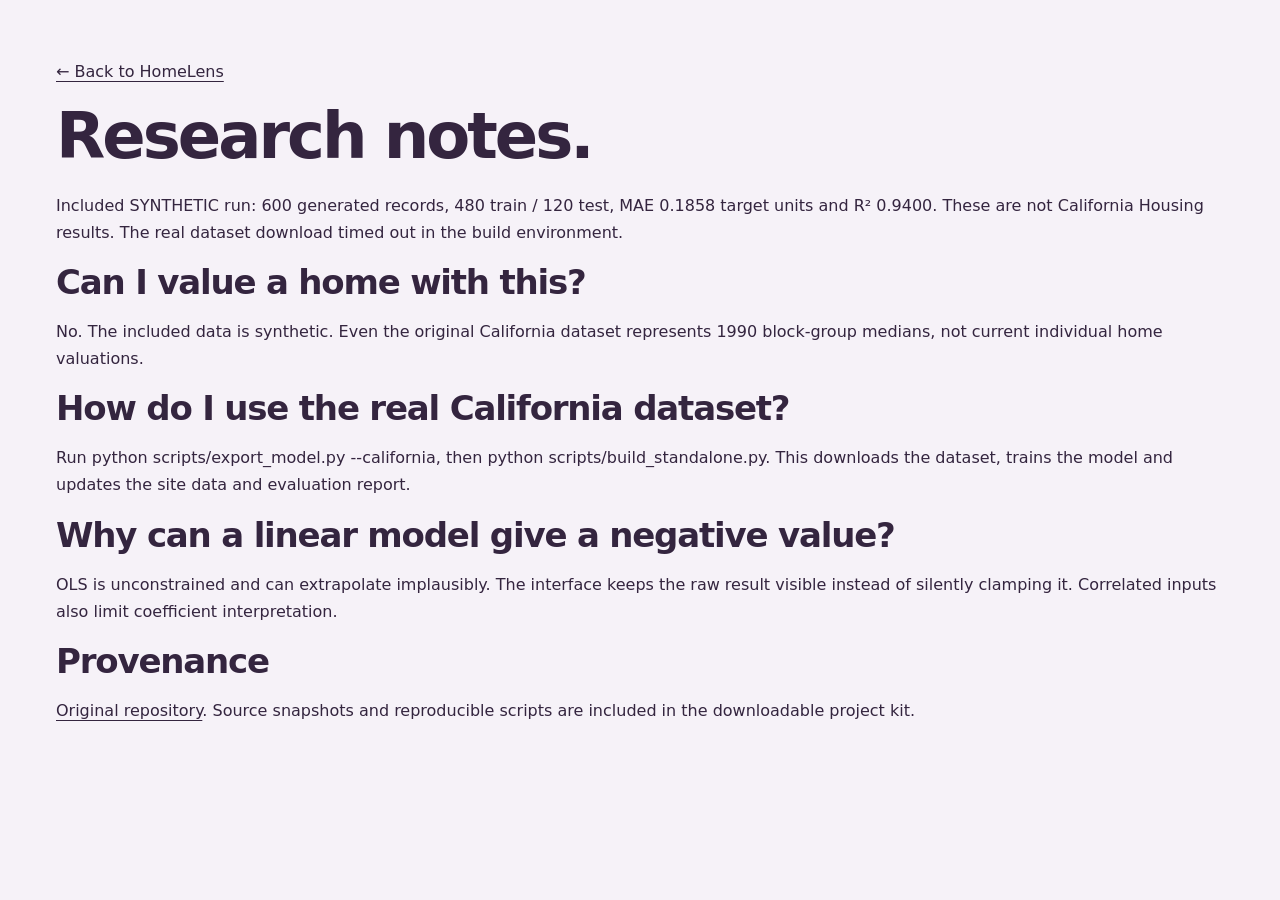
<file: docs/research-notes.html>
<!doctype html><html lang="en"><head><meta charset="utf-8"><meta name="viewport" content="width=device-width,initial-scale=1"><title>HomeLens — Research notes</title><link rel="stylesheet" href="styles.css"></head><body><main class="wrap"><section><a href="index.html">← Back to HomeLens</a><h1>Research notes.</h1><p>Included SYNTHETIC run: 600 generated records, 480 train / 120 test, MAE 0.1858 target units and R² 0.9400. These are not California Housing results. The real dataset download timed out in the build environment.</p><h2>Can I value a home with this?</h2><p>No. The included data is synthetic. Even the original California dataset represents 1990 block-group medians, not current individual home valuations.</p><h2>How do I use the real California dataset?</h2><p>Run python scripts/export_model.py --california, then python scripts/build_standalone.py. This downloads the dataset, trains the model and updates the site data and evaluation report.</p><h2>Why can a linear model give a negative value?</h2><p>OLS is unconstrained and can extrapolate implausibly. The interface keeps the raw result visible instead of silently clamping it. Correlated inputs also limit coefficient interpretation.</p><h2>Provenance</h2><p><a href="https://github.com/SOLANKYYY/House-Price-Prediction-ML-Project">Original repository</a>. Source snapshots and reproducible scripts are included in the downloadable project kit.</p></section></main></body></html>
</file>
<file: docs/styles.css>
:root{--bg:#f5f4ed;--paper:#fffef8;--ink:#172d23;--muted:#55665b;--accent:#397651;--light:#e0ebd9;--line:#ccd5c8;--dark:#172d23;--on:#fff;--radius:20px;font-family:Inter,ui-sans-serif,system-ui,-apple-system,BlinkMacSystemFont,"Segoe UI",sans-serif;color:var(--ink);background:var(--bg);font-synthesis:none}*{box-sizing:border-box}body{margin:0}a{color:inherit;text-underline-offset:4px}button,input,select,textarea{font:inherit}button,a,input,select,textarea{touch-action:manipulation}button,.button{cursor:pointer;border:1px solid var(--accent);background:var(--accent);color:var(--on);border-radius:9px;padding:12px 18px;text-decoration:none;display:inline-flex;align-items:center;gap:12px;font-weight:650}button:hover,.button:hover{filter:brightness(.92)}button.secondary,.button.secondary{color:var(--ink);border-color:var(--line);background:var(--paper)}:focus-visible{outline:3px solid var(--accent);outline-offset:4px}.skip{position:absolute;top:-100px}.skip:focus{top:10px;background:var(--paper);z-index:10;padding:15px}.wrap{max-width:1240px;margin:auto;padding:0 36px}header{border-bottom:1px solid var(--line)}nav{min-height:86px;display:flex;align-items:center;justify-content:space-between;gap:24px}.brand{display:flex;align-items:center;gap:11px;text-decoration:none;font-size:24px;letter-spacing:-1px;font-weight:750}.mark{background:var(--ink);color:var(--bg);width:34px;height:34px;border-radius:10px;display:grid;place-items:center;font-size:19px}nav .links{display:flex;align-items:center;gap:25px;font-size:13px;font-weight:600}.eyebrow{font-size:11px;font-weight:750;letter-spacing:2px;text-transform:uppercase;color:var(--accent)}.hero{display:grid;grid-template-columns:1.15fr 1fr;gap:60px;padding:76px 0 55px;align-items:center}h1{font-size:clamp(40px,5vw,66px);line-height:1.04;letter-spacing:-3px;font-weight:600;margin:22px 0}h1 em{font-style:normal;color:var(--accent)}p{line-height:1.7}.intro{color:var(--muted);font-size:17px;max-width:560px}.actions{display:flex;gap:12px;flex-wrap:wrap;margin-top:26px}.hero-art{position:relative;border-radius:var(--radius);background:var(--dark);padding:26px;color:#fff;overflow:hidden;min-height:350px}.hero-art .eyebrow{color:#b9cfca}.art-caption{display:flex;justify-content:space-between;font-size:11px;color:#d3ddd7;gap:15px}.hero-art svg{width:100%;height:260px;display:block}.hero-art svg text{font-family:inherit}.statstrip{display:grid;grid-template-columns:repeat(4,1fr);border-top:1px solid var(--line);border-bottom:1px solid var(--line);padding:25px 0;gap:20px}.statstrip strong{display:block;font-size:27px;font-weight:600;letter-spacing:-1px}.statstrip span{font-size:12px;color:var(--muted)}section{padding:62px 0;scroll-margin-top:20px}section+section{border-top:1px solid var(--line)}.section-head{display:flex;align-items:end;justify-content:space-between;gap:30px;margin-bottom:28px}.section-head p{font-size:13px;max-width:390px;color:var(--muted);margin:0}h2{font-weight:550;font-size:34px;letter-spacing:-1.2px;margin:10px 0 0}h3{font-size:18px;font-weight:650;margin:0 0 14px}.lab{display:grid;grid-template-columns:1fr 1.15fr;gap:20px;align-items:start}.panel{border:1px solid var(--line);border-radius:var(--radius);background:var(--paper);padding:27px;min-width:0}.panel.dark{background:var(--dark);color:#fff;border-color:var(--dark)}.panel.dark .muted{color:#bacbc5}.fields{display:grid;grid-template-columns:1fr 1fr;gap:18px;margin:22px 0}label{display:block;font-size:12px;font-weight:650}input[type=number],select,textarea,input[type=file]{display:block;width:100%;border:1px solid var(--line);color:var(--ink);background:var(--bg);padding:11px;border-radius:8px;margin-top:8px;min-width:0}textarea{resize:vertical;min-height:180px;line-height:1.6}input[type=range]{width:100%;accent-color:var(--accent);margin:16px 0}small,.muted{color:var(--muted);font-size:12px;line-height:1.65}.note{border-left:3px solid var(--accent);padding:9px 14px;background:var(--light);font-size:12px;line-height:1.65;margin-top:20px;color:var(--ink)}.big-result{font-size:44px;letter-spacing:-1.8px;font-weight:550;margin:8px 0 20px;text-transform:capitalize}.pill{display:inline-block;border:1px solid var(--line);padding:6px 10px;font-size:10px;border-radius:30px;text-transform:uppercase;letter-spacing:1px}.result-list{display:grid;gap:16px}.bar-label{display:flex;justify-content:space-between;font-size:12px;margin-bottom:7px}.track{height:6px;background:var(--light);border-radius:9px;overflow:hidden}.bar{height:100%;background:var(--accent);min-width:1px;border-radius:9px}.dark .track{background:#ffffff24}.dark .bar{background:#9bdbb7}.cards{display:grid;grid-template-columns:repeat(3,1fr);gap:18px}.cards .number{font-size:12px;color:var(--accent);display:block;margin-bottom:30px}.cards p{font-size:13px;color:var(--muted);margin-bottom:0}.table-scroll{overflow:auto}table{border-collapse:collapse;width:100%;font-size:12px;text-align:left}th,td{padding:13px 12px;border-bottom:1px solid var(--line)}th{color:var(--muted);font-size:10px;text-transform:uppercase;letter-spacing:1px}td:first-child{font-weight:650}.chart{width:100%;height:auto;display:block;margin:20px 0}.chart text{fill:var(--muted);font-size:10px;font-family:inherit}.chart .line{stroke:var(--accent);stroke-width:2.5;fill:none}.chart .grid{stroke:var(--line);stroke-width:1}.chart .dot{fill:var(--accent);opacity:.6}.chart .fit{stroke:#d79b48;stroke-dasharray:6 4;stroke-width:2;fill:none}.metric-pair{display:grid;grid-template-columns:1fr 1fr;gap:15px;border-top:1px solid var(--line);padding-top:20px;margin-top:20px}.metric-pair strong{font-size:23px;display:block}.timeline{display:flex;flex-wrap:wrap;gap:4px;margin:20px 0}.tick{width:9px;height:23px;border-radius:2px;background:var(--accent)}.tick.dropped{background:#bcbdb9}.error{color:#ad3030;min-height:22px;font-size:12px}.tokens{display:flex;flex-wrap:wrap;gap:8px;margin:20px 0}.token{font-size:12px;border:1px solid var(--line);padding:7px 10px;border-radius:6px}.token.spam{background:#f9e1d4;color:#713612}.token.ham{background:#ddecdf;color:#204a32}.footer-grid{display:flex;justify-content:space-between;align-items:start;gap:25px;padding:35px 0;color:var(--muted);font-size:12px}footer{border-top:1px solid var(--line)}footer p{margin:0;max-width:550px}.wide{grid-column:1/-1}output{font-variant-numeric:tabular-nums}details{border-bottom:1px solid var(--line);padding:18px 0;font-size:13px}summary{cursor:pointer;font-weight:600}details p{color:var(--muted)}@media(max-width:850px){.wrap{padding:0 22px}.hero{gap:25px;grid-template-columns:1fr;padding-top:45px}.hero-art{min-height:290px}.hero-art svg{height:220px}.lab{grid-template-columns:1fr}.cards{grid-template-columns:1fr}nav .links{gap:13px}.section-head{align-items:start;flex-direction:column;gap:12px}h1{letter-spacing:-2px}.statstrip{grid-template-columns:1fr 1fr}.footer-grid{flex-direction:column}}@media(max-width:480px){nav{align-items:start;flex-direction:column;gap:16px;padding:18px 0}.fields{gap:12px}.panel{padding:20px}h2{font-size:29px}section{padding:42px 0}nav .links{flex-wrap:wrap}.big-result{font-size:36px}}@media(prefers-reduced-motion:no-preference){html{scroll-behavior:smooth}.bar{transition:width .25s}}

:root{--accent:#8059ab;--bg:#f6f2f8;--dark:#322340;--light:#eae0f2;--ink:#34253f}
</file>
